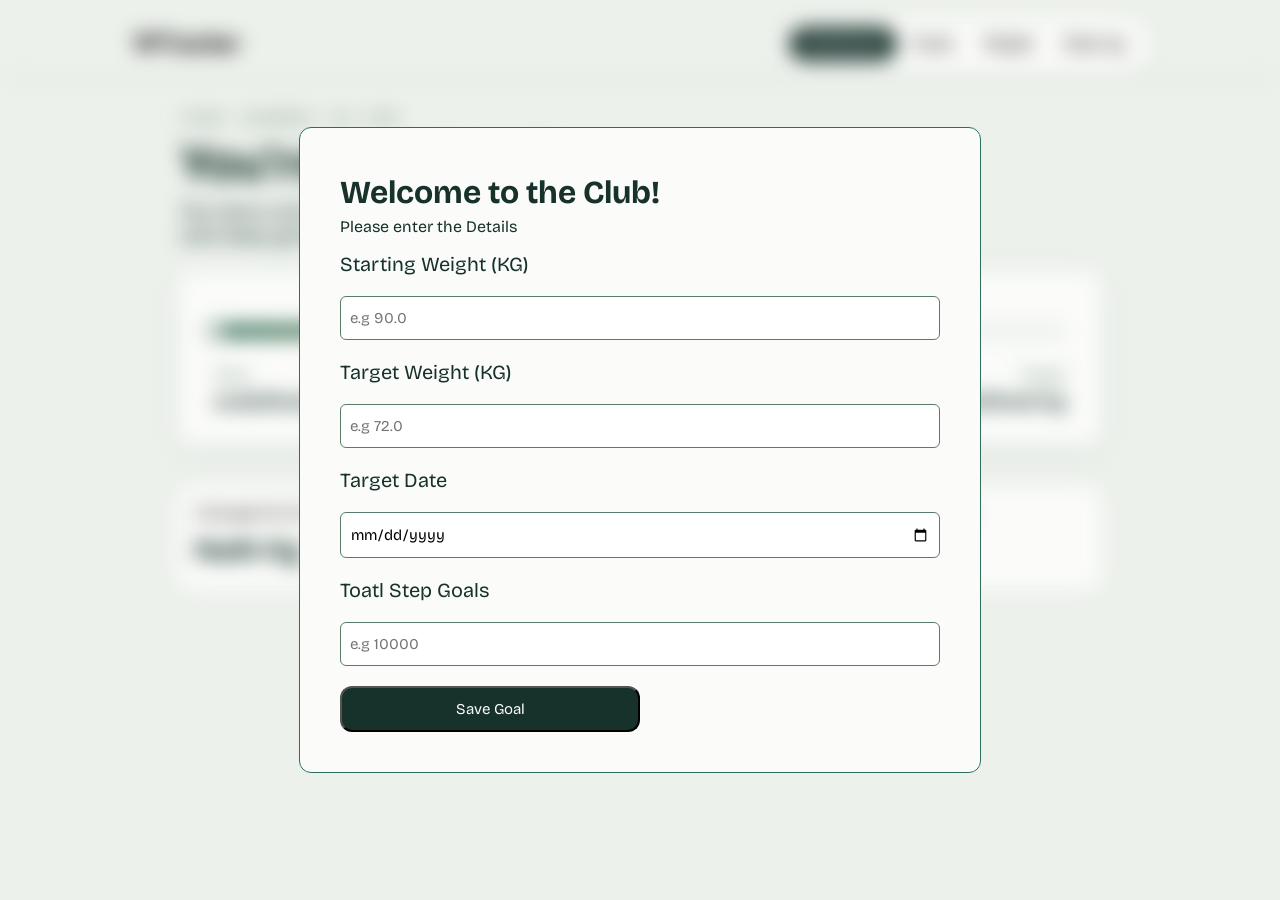
<file: index.html>
<!DOCTYPE html>
<html lang="en">

<head>
    <meta charset="UTF-8">
    <meta name="viewport" content="width=device-width, initial-scale=1.0">
    <title>WTracker</title>
    <link rel="stylesheet" href="style.css">
    <link rel="preconnect" href="https://fonts.googleapis.com">
    <link rel="preconnect" href="https://fonts.gstatic.com" crossorigin>
    <link href="https://fonts.googleapis.com/css2?family=Figtree:ital,wght@0,300..900;1,300..900&display=swap"
        rel="stylesheet">
    <link rel="preconnect" href="https://fonts.googleapis.com">
    <link rel="preconnect" href="https://fonts.gstatic.com" crossorigin>
    <link
        href="https://fonts.googleapis.com/css2?family=Bricolage+Grotesque:opsz,wght@12..96,200..800&family=Figtree:ital,wght@0,300..900;1,300..900&display=swap"
        rel="stylesheet">

</head>

<body>
    <div class="header">
        <h2>WTracker</h2>
        <div class="nav-btn-div">
            <a href="index.html">
                <button class="active">Dashboard</button>
            </a>
            <a href="goals.html">
                <button>Goals</button>
            </a>
            <a href="weight.html">
                <button>Weight</button>
            </a>
            <a href="daily_log.html">
                <button>Daily log</button>
            </a>
        </div>
    </div>

    <div class="user-form-container">
        <h1>Welcome to the Club!</h1>
        <p>Please enter the Details</p>
                <form>
                    <label>Starting Weight (KG)</label>
                    <input type="text" id="entry-start-weight" placeholder="e.g 90.0">
                    <label>Target Weight (KG)</label>
                    <input type="text" id="entry-target-weight" placeholder="e.g 72.0">
                    <label>Target Date</label>
                    <input type="date" id="entry-target-date" placeholder="07/07/2026">
                    <label>Toatl Step Goals</label>
                    <input type="text" id="entry-taget-step" placeholder="e.g 10000">
                    <button id="entry-save-btn">Save Goal</button>
                </form>
            </div>

    <main class="main-content">
        <div class="dash-header">
            <p class="dash-p">YOUR JOURNEY SO FAR</p>
            <h1 class="dash-h1">You're 40% of the way there</h1>
            <p class="dash-sub">You have come a long way Mate!!! <br> Lets keep going.</p>
        </div>

        <div class="card">

            <div class="track">

                <div class="fill" id="fill"></div>


                <span class="tick" style="left: 25%;"></span>
                <span class="tick" style="left: 50%;"></span>
                <span class="tick" style="left: 75%;"></span>
                <div class="start-dot"></div>

                <span class="pin">
                    <span class="pin-text" id="pin-text">72.8KG</span>
                    <span class="pin-dot"></span>
                </span>


            </div>

            <div class="card-data">
                <span> Start <b id="weight-start">90 KG</b></span>
                <span style="text-align: center;"> You are here <b id="weight-now">86 KG</b></span>
                <span style="text-align: right;"> Target <b id="weight-target">72.8 KG</b></span>

            </div>
        </div>

        <div class="dash-footer">
            <div class="footer-containter">
                <span>Changed So far</span>
                <span > <b id="changed-sofar">-4.0 Kg</b></span>
            </div>

            <div class="footer-containter">
                <span>Left for Goal</span>
                <span > <b id="leftkg">9.0 Kg</b></span>
            </div>

            <div class="footer-containter">
                <span>Total Days Logged</span>
                <span > <b id="streak">1</b></span>
            </div>
        </div>

    </main>

    <script src="script.js"></script>


</body>

</html>
</file>
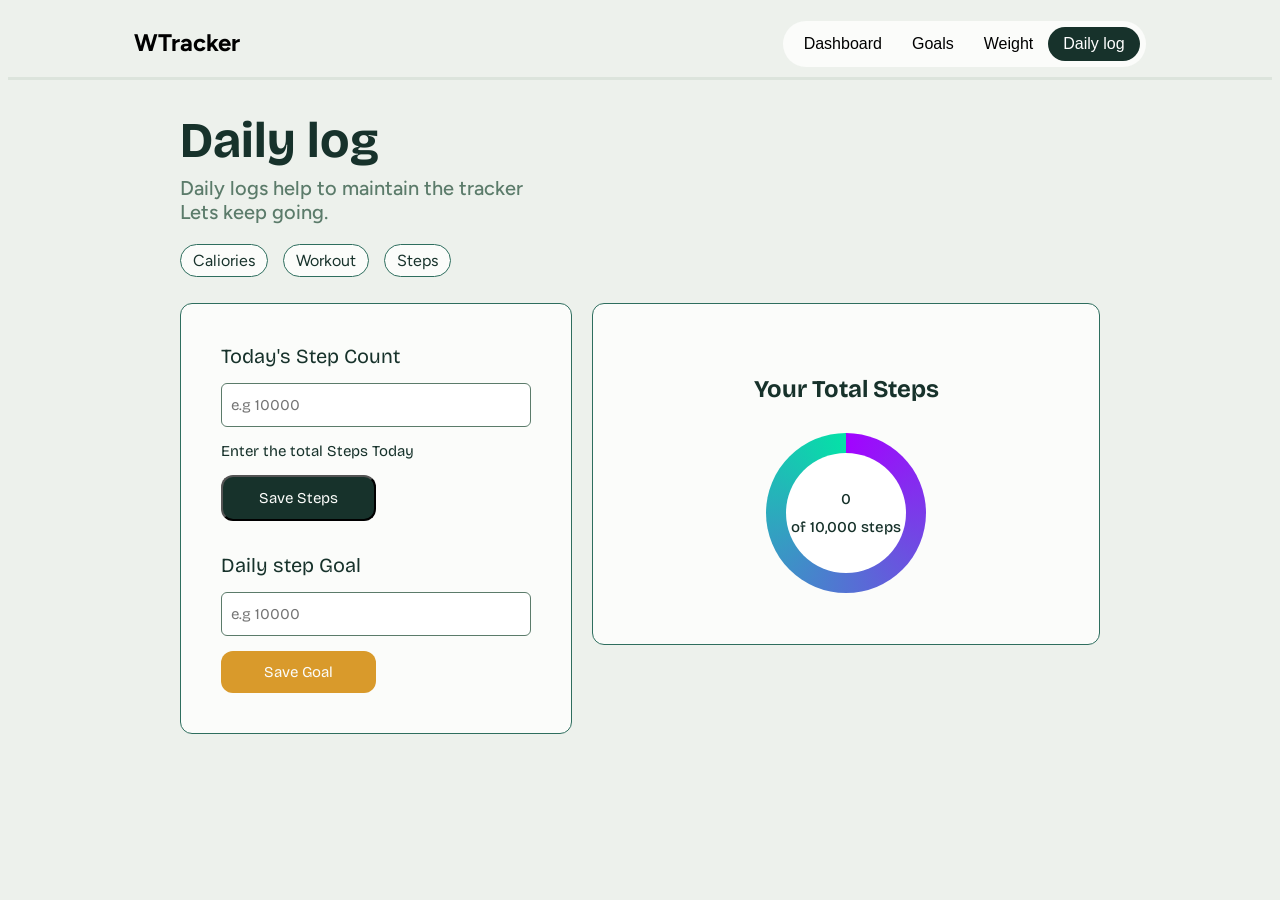
<file: daily_log.html>
<!DOCTYPE html>
<html lang="en">

<head>
    <meta charset="UTF-8">
    <meta name="viewport" content="width=device-width, initial-scale=1.0">
    <title>WTracker</title>
    <link rel="stylesheet" href="style.css">
    <link rel="preconnect" href="https://fonts.googleapis.com">
    <link rel="preconnect" href="https://fonts.gstatic.com" crossorigin>
    <link href="https://fonts.googleapis.com/css2?family=Figtree:ital,wght@0,300..900;1,300..900&display=swap"
        rel="stylesheet">
    <link rel="preconnect" href="https://fonts.googleapis.com">
    <link rel="preconnect" href="https://fonts.gstatic.com" crossorigin>
    <link
        href="https://fonts.googleapis.com/css2?family=Bricolage+Grotesque:opsz,wght@12..96,200..800&family=Figtree:ital,wght@0,300..900;1,300..900&display=swap"
        rel="stylesheet">

</head>

<body>
    <div class="header">
        <h2>WTracker</h2>
        <div class="nav-btn-div">
            <a href="index.html">
                <button>Dashboard</button>
            </a>
            <a href="goals.html">
                <button>Goals</button>
            </a>
            <a href="weight.html">
                <button>Weight</button>
            </a>
            <a href="daily_log.html">
                <button class="active">Daily log</button>
            </a>
        </div>
    </div>

    <main class="main-content">
        <div class="dash-header">
            <h1 class="dash-h1">Daily log</h1>
            <p class="weight-sub">Daily logs help to maintain the tracker <br> Lets keep going.</p>
        </div>

        <div class="daily-log-nav">
            <a href="">Caliories</a>
            <a href="">Workout</a>
            <a href="">Steps</a>
        </div>

        <div class="steps-content">

            <div class="form-container">
                <form class="step-form">
                    <div class="today-step">

                        <label>Today's Step Count</label>
                        <input type="text" id="steps-entry" placeholder="e.g 10000">
                        <span>Enter the total Steps Today</span>
                        <button id="save-steps-btn">Save Steps</button>
                    </div>

                    <div class="goal-step">
                        <label>Daily step Goal</label>
                        <input type="text" id="steps-entry" placeholder="e.g 10000">
                        <button>Save Goal</button>
                    </div>

                </form>
            </div>

            <div class="steps-display">
                <h2>Your Total Steps</h2>
                
                <div class="progress-ring">
                    <span id="step-count">0</span>
                    <span>of 10,000 steps</span>
                </div>
            </div>
        </div>
    </main>
    <script src="script.js"></script>

</body>

</html>
</file>
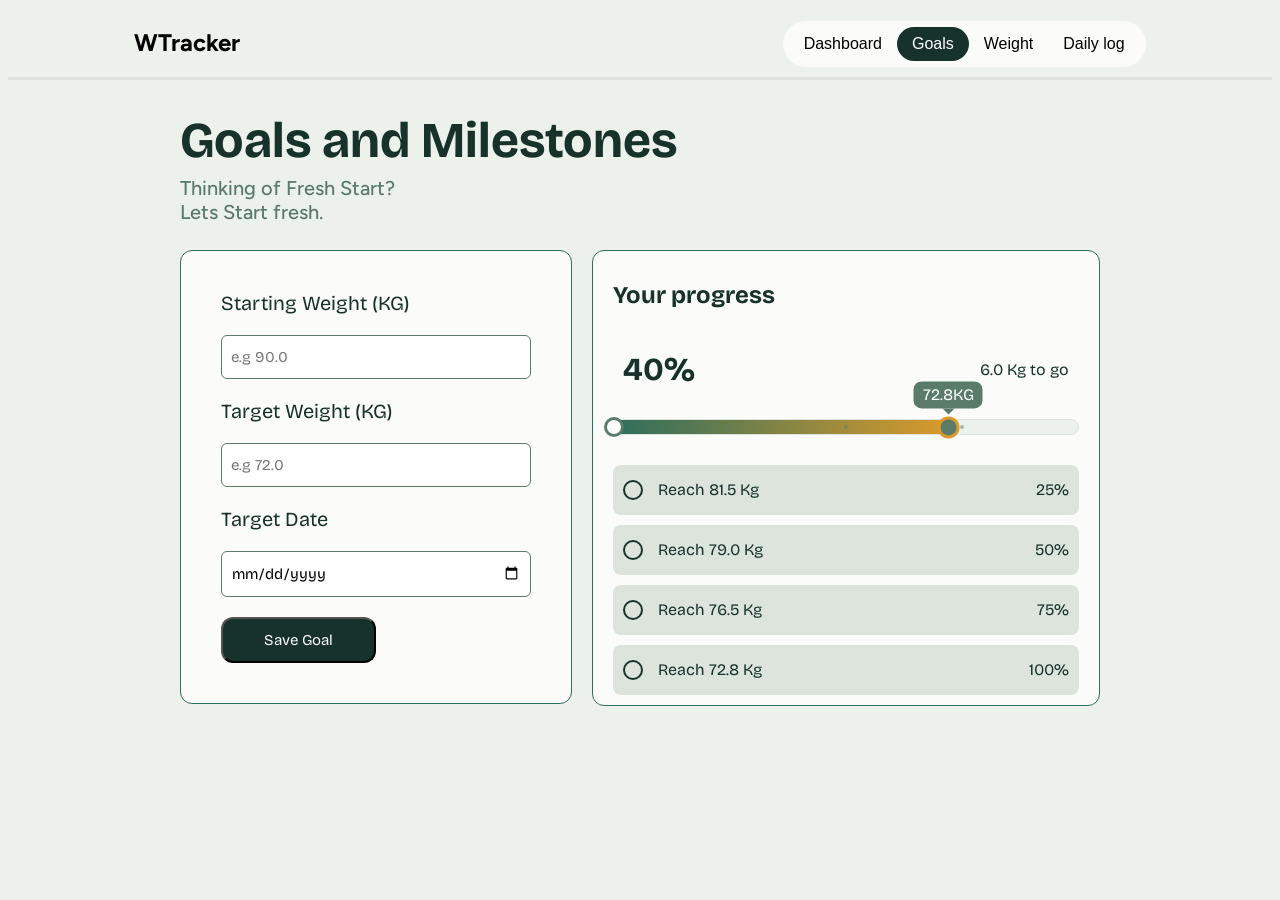
<file: goals.html>
<!DOCTYPE html>
<html lang="en">

<head>
    <meta charset="UTF-8">
    <meta name="viewport" content="width=device-width, initial-scale=1.0">
    <title>WTracker</title>
    <link rel="stylesheet" href="style.css">
    <link rel="preconnect" href="https://fonts.googleapis.com">
    <link rel="preconnect" href="https://fonts.gstatic.com" crossorigin>
    <link href="https://fonts.googleapis.com/css2?family=Figtree:ital,wght@0,300..900;1,300..900&display=swap"
        rel="stylesheet">
    <link rel="preconnect" href="https://fonts.googleapis.com">
    <link rel="preconnect" href="https://fonts.gstatic.com" crossorigin>
    <link
        href="https://fonts.googleapis.com/css2?family=Bricolage+Grotesque:opsz,wght@12..96,200..800&family=Figtree:ital,wght@0,300..900;1,300..900&display=swap"
        rel="stylesheet">

</head>

<body>
    <div class="header">
        <h2>WTracker</h2>
        <div class="nav-btn-div">
            <a href="index.html">
                <button>Dashboard</button>
            </a>
            <a href="goals.html">
                <button class="active">Goals</button>
            </a>
            <a href="weight.html">
                <button>Weight</button>
            </a>
            <a href="daily_log.html">
                <button>Daily log</button>
            </a>
        </div>
    </div>

    <main class="main-content">
        <div class="dash-header">
            <h1 class="dash-h1">Goals and Milestones</h1>
            <p class="weight-sub">Thinking of Fresh Start? <br> Lets Start fresh.</p>
        </div>

        <div class="goal-content">

            <div class="form-container">
                <form>
                    <label>Starting Weight (KG)</label>
                    <input type="text" id="goalPage-start-weight" placeholder="e.g 90.0">
                    <label>Target Weight (KG)</label>
                    <input type="text" id="goalPage-target-weight" placeholder="e.g 72.0">
                    <label>Target Date</label>
                    <input type="date" id="target-date" placeholder="07/07/2026">
                    <button id="goalPage-goal-save-btn">Save Goal</button>
                </form>
            </div>

            <div class="goal-display">
                <h2>Your progress</h2>
                <div class="progress-container">
                    <div class="progress-container-header">
                        <h1>40%</h1>
                        <span>6.0 Kg to go</span>
                    </div>

                    <div class="progress-track">

                        <div class="fill" id="fill"></div>


                        <span class="tick" style="left: 25%;"></span>
                        <span class="tick" style="left: 50%;"></span>
                        <span class="tick" style="left: 75%;"></span>
                        <div class="start-dot"></div>

                        <span class="pin">
                            <span class="pin-text" id="pin-text">72.8KG</span>
                            <span class="pin-dot"></span>
                        </span>


                    </div>

                </div>
                <div class="progress-content">
                    <div class="progress-list">
                        <div class="circle"></div>
                        <span>Reach 81.5 Kg</span>
                        <span>25%</span>
                    </div>
                    <div class="progress-list">
                        <div class="circle"></div>
                        <span>Reach 79.0 Kg</span>
                        <span>50%</span>
                    </div>
                    <div class="progress-list">
                        <div class="circle"></div>
                        <span>Reach 76.5 Kg</span>
                        <span>75%</span>
                    </div>
                    <div class="progress-list">
                        <div class="circle"></div>
                        <span>Reach 72.8 Kg</span>
                        <span>100%</span>
                    </div>

                </div>
            </div>
        </div>
    </main>
    <script src="script.js"></script>

</body>

</html>
</file>
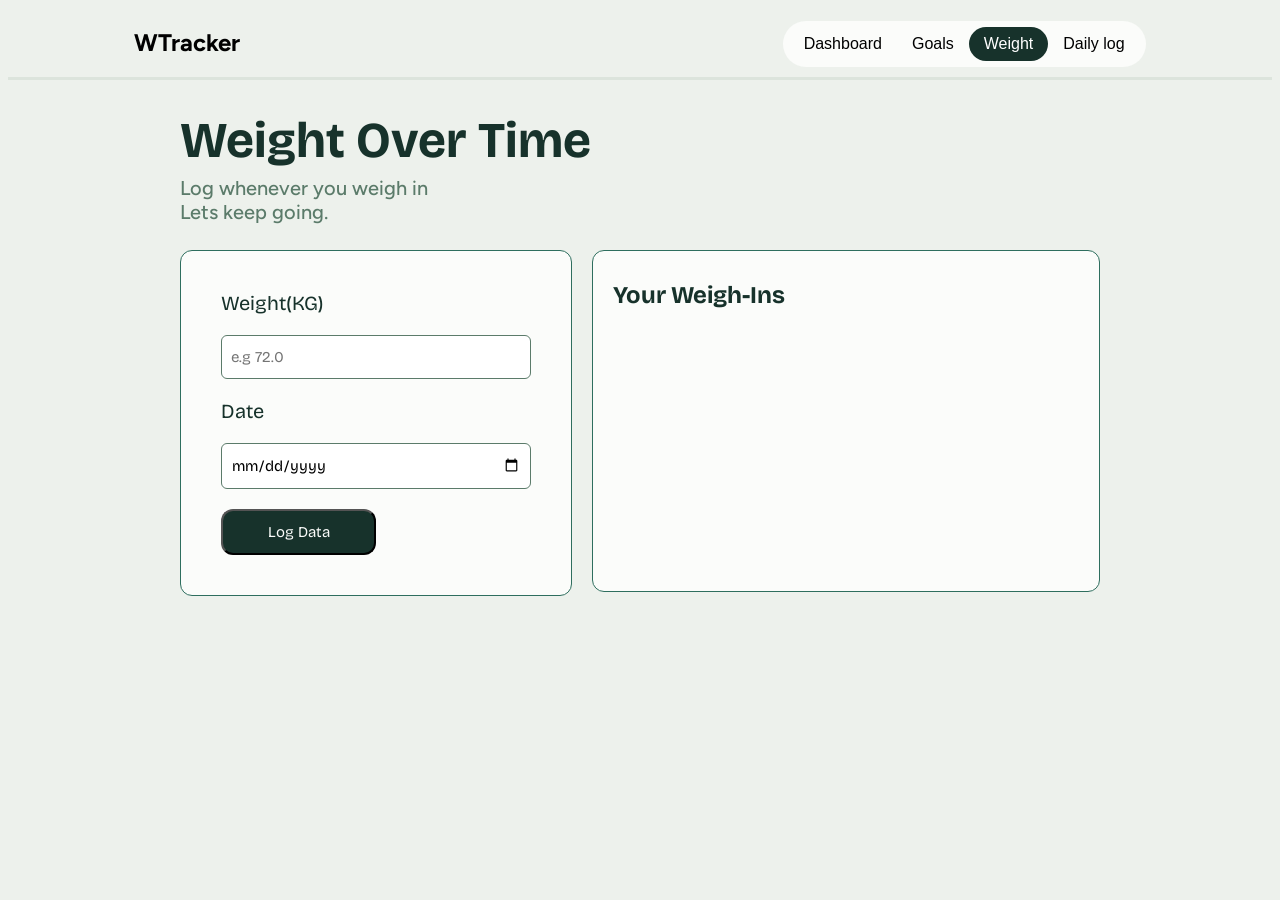
<file: weight.html>
<!DOCTYPE html>
<html lang="en">
<head>
    <meta charset="UTF-8">
    <meta name="viewport" content="width=device-width, initial-scale=1.0">
    <title>WTracker</title>
    <link rel="stylesheet" href="style.css">
    <link rel="preconnect" href="https://fonts.googleapis.com">
    <link rel="preconnect" href="https://fonts.gstatic.com" crossorigin>
    <link href="https://fonts.googleapis.com/css2?family=Figtree:ital,wght@0,300..900;1,300..900&display=swap"
        rel="stylesheet">
    <link rel="preconnect" href="https://fonts.googleapis.com">
    <link rel="preconnect" href="https://fonts.gstatic.com" crossorigin>
    <link
        href="https://fonts.googleapis.com/css2?family=Bricolage+Grotesque:opsz,wght@12..96,200..800&family=Figtree:ital,wght@0,300..900;1,300..900&display=swap"
        rel="stylesheet">

</head>
<body>

    <div class="header">
        <h2>WTracker</h2>
        <div class="nav-btn-div">
            <a href="index.html">
                <button>Dashboard</button>
            </a>
            <a href="goals.html">
                <button>Goals</button>
            </a>
            <a href="weight.html">
                <button class="active">Weight</button>
            </a>
            <a href="daily_log.html">
                <button>Daily log</button>
            </a>
        </div>
    </div>

    <main class="main-content">
        <div class="dash-header">
            <h1 class="dash-h1">Weight Over Time</h1>
            <p class="weight-sub">Log whenever you weigh in <br> Lets keep going.</p>
        </div>

        <div class="weight-content">

            <div class="form-container">
                <form >
                    <label >Weight(KG)</label>
                    <input type="text" id="weight-entry" placeholder="e.g 72.0">
                    <label>Date</label>
                    <input type="date" id="date" placeholder="07/07/2026">
                    <button id="log-data-btn">Log Data</button>
                </form>
            </div>

            <div class="weight-display">
                <h2>Your Weigh-Ins</h2>
                <div>
                    <ul class="weight-list">
                        <!-- <li class="weight-li">
                            <span>⬤</span>
                            <span class="weight-text">July 07</span>
                            <span class="weight-less"> &#9660; 0.6</span>
                            <span>78.9 kg</span>
                        </li>

                        <li class="weight-li">
                            <span>⬤</span>
                            <span class="weight-text">July 07</span>
                            <span class="weight-less"> &#9660; 0.6</span>
                            <span>78.9 kg</span>
                        </li> -->
                        
                        
                       
                    </ul>
                </div>
            </div>
        </div>
    </main>
    <script src="script.js"></script>
    
</body>
</html>
</file>
<file: style.css>
body {
    background-color: #EDF1EC;
    font-family: "Figtree", sans-serif;
}



.header {
    display: flex;
    align-items: end;
    gap: 20px;
    justify-content: space-between;
    padding: 0px 10%;
    padding-bottom: 10px;
    /* padding-top: 30px; */
    border-bottom: 3px solid #DCE4DC;
    margin-bottom: 30px;
}

.header h2 {
    margin-bottom: 10px;
}

.nav-btn-div {
    display: flex;
    /* gap: 10px; */
    background-color: #FBFCFA;
    border-radius: 9999px;
    padding: 6px;
    margin-top: 10px;
}

.nav-btn-div button {
    padding: 8px 15px;
    background: transparent;
    flex: 1;
    white-space: nowrap;
    border: none;
    border-radius: 9999px;
    font-size: 16px;
    font-weight: 500;
}

button.active {
    background-color: #17322B;
    color: #ffffff;

}
.blur {
    filter: blur(10px);
    pointer-events: none;
}

.user-form-container{
    background-color: #FBFCFA;
    padding: 40px;
    /* flex: 2;* */
    font-family: "Bricolage Grotesque", sans-serif;
    border-radius: 12px;
    color: #17322B;
    border: 1px solid #2E6E5E;
    width: 600px;
    position: fixed;
    top: 50%;
    left: 50%;
    transform: translate(-50% , -50%);
    z-index: 10000;
    display: none;

}

.user-form-container h1{
    margin-bottom: 0px;
    margin-top: 5px;
}

.user-form-container p{
    margin-top: 5px;
}

.user-form-container form{
    display: flex;
    flex-direction: column;
    gap: 20px;
    font-size: 20px;
}



.main-content {
    max-width: 920px;
    margin: 0 auto;
    padding: 0 22px;

}

.dash-p {
    font-family: monospace;
    font-size: 15px;
    letter-spacing: .16rem;
    color: #5B7B6A;
    margin: 0px;
}

.dash-h1 {
    color: #17322B;
    margin: 5px 0px;
    font-size: 50px;
    font-family: "Bricolage Grotesque", sans-serif;
}

.dash-sub {
    font-size: 20px;
    font-weight: 500;
    color: #17322B;
    margin: 0px;

}
.weight-sub{
    font-size: 20px;
    font-weight: 500;
    color: #5B7B6A;
    margin: 0px;


}

.card {
    background-color: #FBFCFA;
    border-radius: 12px;
    padding: 50px 34px;
    padding-bottom: 30px;
    margin-top: 26px;
    box-shadow: 0 8px 30px rgba(23, 50, 43, .06)
}

.track {
    position: relative;
    height: 14px;
    background-color: #EDF1EC;
    border: 1px solid #DCE4DC;
    border-radius: 99px;
}

.fill {
    position: absolute;
    left: 0;
    top: 0;
    height: 100%;
    width: 72%;
    background: linear-gradient(to right, #2E6E5E, #D99A2B);
    border-radius: 99px;
}

.tick {
    position: absolute;
    height: 4px;
    width: 4px;
    background: #5B7B6A;
    border-radius: 50%;
    top: 50%;
    transform: translate(-50%, -50%);
    /* bottom: 50%; */
    opacity: 0.5;
}

.start-dot {
    position: absolute;
    height: 14px;
    width: 14px;
    top: 50%;
    transform: translateY(-50%);
    background: white;
    border: 3px solid #5B7B6A;
    border-radius: 99px;
    left:-10px;
}

.pin{
    position: absolute;
    top: 50%;
    left: 72%;
    transform: translate(-50% , -80%);
     display: flex;
    flex-direction: column;
    align-items: center;
}
.pin-dot{
    /* position: absolute; */
    left: 52%;
    background: #5B7B6A;
    display: block;
    height: 16px;
    width: 16px;
    border-radius: 50%;
    border: 3px solid #D99A2B;
    /* top: 50%; */
    /* transform: translate(-50% , -50%); */
}
.pin-text {
    position: relative;
    margin-bottom: 8px;
    white-space: nowrap;
    background-color: #5B7B6A;
    color: white;
    padding: 4px 9px;
    font-family: "Bricolage Grotesque", sans-serif;
    border-radius: 8px;
}

.pin-text::after {
    content: "";
    position: absolute;
    left: 50%;
    bottom:-6px;
    transform: translateX(-50%);

    width: 0;
    height: 0;

    border-left: 6px solid transparent;
    border-right: 6px solid transparent;
    border-top: 6px solid #5B7B6A;
}
.card-data{

    display: flex;
    flex-direction: row;
    /* margin-top: 20px; */
    /* padding: 26px 4px ; */
    padding-top: 26px;
    justify-content: space-between;
    font-family: "Bricolage Grotesque", sans-serif;
    color: #5B7B6A;    
}

.card-data b{
    color: #17322B;
    font-size: 20px;
    display: block;
    padding-top: 5px;
}

.dash-footer{
    display: flex;
    justify-content: space-between;
    margin-top: 45px;
}

.footer-containter{
    background-color: #FBFCFA;
    height: 80px;
    width: 250px;
    padding: 15px;
    padding-bottom: 5px;
    font-family: "Bricolage Grotesque", sans-serif;
    border-radius: 12px;
}

.footer-containter b{
    color: #17322B;
    font-family: "Bricolage Grotesque", sans-serif;
    font-size: 30px;
    display: block;
    padding-top: 10px;

}

.weight-content{
    display: flex;
    margin-top: 26px;
    align-items: flex-start;
    gap: 20px;
}

.form-container{
    background-color: #FBFCFA;
    padding: 40px;
    flex: 2;
    font-family: "Bricolage Grotesque", sans-serif;
    border-radius: 12px;
    color: #17322B;
    border: 1px solid #2E6E5E;
}

.form-container form{
    display: flex;
    flex-direction: column;
    gap: 20px;
    font-size: 20px;
}

form input{
    padding: 12px 9px;
    border-radius: 6px;
    border: 1px solid #5B7B6A;
    font-family: inherit;
    font-size: 15px;
}

form button{
    padding: 12px 9px;
    background-color: #17322B;
    color: #FBFCFA;
    font-family: inherit;
    font-size: 15px;
    border-radius: 12px;
    width: 50%;
}

.weight-display{
    flex: 3;
    background-color: #FBFCFA;
    padding:  10px 20px;
    border: 1px solid #2E6E5E;
    border-radius: 12px;
    min-height: 320px;
    height: auto;
    color: #17322B;
    font-family: "Bricolage Grotesque", sans-serif;
    
}

.weight-list{
    display: flex;
    flex-direction: column;
    gap: 10px;
    padding-left: 20px;
}

.weight-li{
    display: flex;
    border-bottom:  1px solid #5B7B6A;
    margin-bottom: 10px;
    padding-bottom: 5px;
    gap: 15px;
    font-weight: 600;

}

.weight-li span:last-child {
    margin-left: auto; 
    padding-right: 5px;
}

.weight-li span:nth-child(3) {
    margin-left: 30px
}

.weight-less{
    background-color: #F4E4C4;
    color: #A6741C;
    padding: 4px 10px;
    border-radius: 99px;
}  
.span-circle{
    color: #17322B;
}  

.weight-text{
    color: #5B7B6A;

}

.goal-content{
    display: flex;
    margin-top: 26px;
    align-items: flex-start;
    gap: 20px;
}

.goal-display{
    flex: 3;
    background-color: #FBFCFA;
    padding:  10px 20px;
    border: 1px solid #2E6E5E;
    border-radius: 12px;
    min-height: 320px;
    height: auto;
    color: #17322B;
    font-family: "Bricolage Grotesque", sans-serif;
}

.progress-content{
    display: flex;
    flex-direction: column;
    gap: 10px;
}

.progress-list{
    background-color: #DCE4DC;
    padding: 15px 10px;
    border-radius: 8px;
    display: flex;
    gap: 15px;
}

.progress-list span:last-child{
    margin-left: auto;
    padding-left: 10px;
}

.circle{
    width: 16px;
    height: 16px;
    border: 2px solid #17322B;
    border-radius: 99px;
    display: flex;
    justify-content: centers;
    align-items: center;
}

.progress-container-header{
    display: flex;
    align-items: center;
    justify-content: space-between;
    padding: 0 10px;
}

.progress-track{

    position: relative;
    height: 14px;
    background-color: #EDF1EC;
    border: 1px solid #DCE4DC;
    border-radius: 99px;
    margin-bottom: 30px;
    margin-top: 8px;

}

.daily-log-nav{
    margin-top: 20px;
    display: flex;
    width: fit-content;
    gap: 15px;
}

.daily-log-nav a{
    flex: 1;
    padding: 6px 12px;
    background-color: #FBFCFA;
    border-radius: 99px;
    text-decoration: none;
    color: #17322B;
    border: 1px solid #2E6E5E;
}

.steps-content{
    display: flex;
    margin-top: 26px;
    align-items: flex-start;
    gap: 20px;

}

.today-step{
    display: flex;
    flex-direction: column;
    gap: 15px;
    margin-bottom: 12px;
}

.today-step span{
    font-size: 15px;
}

.goal-step{
    display: flex;
    flex-direction: column;
    gap: 15px;
}

.goal-step button{
    padding: 12px 9px;
    background-color: #D99A2B;
    color: #FBFCFA;
    font-family: inherit;
    font-size: 15px;
    border-radius: 12px;
    width: 50%;
    border: none;
}


.progress-ring{
    position: relative;
    height: 160px;
    width: 160px;
    background-color: #17322B;
    border-radius: 50%;
    background: conic-gradient(#a203ff 0%,
        #04e2a7 100%,
        #EDF1EC 0,
        #EDF1EC 0);
    display: flex;
    justify-content: center;
    flex-direction: column;
    gap: 10px;
    align-items: center;
}

.progress-ring::before{
    position: absolute;
    content: "";
    height: 120px;
    width: 120px;
    border-radius: 50%;
    background: white;
}

.progress-ring span{
    position: relative;
    z-index: 1;
    font-weight: 500;
    font-size: 15px;
}

.steps-display{
    flex: 3;
    background-color: #FBFCFA;
    padding:  10px 20px;
    border: 1px solid #2E6E5E;
    border-radius: 12px;
    min-height: 320px;
    height: auto;
    color: #17322B;
    font-family: "Bricolage Grotesque", sans-serif;
    display: flex;
    flex-direction: column;
    justify-content: center;
    align-items: center;
    gap: 10px;
}

@media (max-width: 500px){

    .header{
        display: flex;
        flex-direction: column;
        align-items: center;
        justify-content: center;
        gap: 10px;
        /* padding: 15px 5%; */
    }

    .header h2{
        margin-top: 10px;
    }

    .nav-btn-div{
        margin-top: 0px;
    }

    .footer-containter{
    background-color: #FBFCFA;
    height: 85px;
    width: 250px;
    padding: 10px;
    /* padding-bottom: 5px; */
    font-family: "Bricolage Grotesque", sans-serif;
    border-radius: 12px;
    border: 1px solid #2E6E5E;
    display: flex;
    flex-direction: column;
    justify-content: start;
    align-items: start;
}

.dash-footer{
    display: flex;
    justify-content: space-between;
    margin-top: 45px;
    flex-direction: column;
    align-items: center;
    gap: 15px;
}

.dash-h1 {
    color: #17322B;
    margin: 5px 0px;
    font-size: 40px;
    font-family: "Bricolage Grotesque", sans-serif;
}

.goal-content{
    display: flex;
    margin-top: 26px;
    align-items: flex-start;
    flex-direction: column;
    gap: 20px;
}

.form-container{
    background-color: #FBFCFA;
    padding: 40px;
    /* flex: 2; */
    width : 80%;
    font-family: "Bricolage Grotesque", sans-serif;
    border-radius: 12px;
    color: #17322B;
    border: 1px solid #2E6E5E;
}

.goal-display{
    /* flex: 3; */
    background-color: #FBFCFA;
    padding:  10px 20px;
    border: 1px solid #2E6E5E;
    border-radius: 12px;
    min-height: 320px;
    width: 90%;
    height: auto;
    color: #17322B;
    font-family: "Bricolage Grotesque", sans-serif;
    margin-bottom: 20px;
}

.weight-content{
    display: flex;
    margin-top: 26px;
    align-items: flex-start;
    flex-direction: column;
    gap: 20px;
}

.weight-display{
    flex: 3;
    background-color: #FBFCFA;
    padding:  10px 20px;
    border: 1px solid #2E6E5E;
    border-radius: 12px;
    min-height: 250px;
    height: auto;
    color: #17322B;
    width: 90%;
    font-family: "Bricolage Grotesque", sans-serif;
    
}

.steps-content{
    display: flex;
    margin-top: 26px;
    align-items: flex-start;
    flex-direction: column;
    gap: 20px;

}

.steps-display{
    /* flex: 3; */
    background-color: #FBFCFA;
    padding:  5px 10px;
    border: 1px solid #2E6E5E;
    border-radius: 12px;
    min-height: 320px;
    height: auto;
    color: #17322B;
    font-family: "Bricolage Grotesque", sans-serif;
    display: flex;
    flex-direction: column;
    justify-content: center;
    align-items: center;
    gap: 10px;
    width: 95%;
}

.user-form-container{
    background-color: #FBFCFA;
    padding: 20px;
    /* flex: 2;* */
    font-family: "Bricolage Grotesque", sans-serif;
    border-radius: 12px;
    color: #17322B;
    border: 1px solid #2E6E5E;
    width: 350px;
    position: fixed;
    top: 50%;
    left: 50%;
    transform: translate(-50% , -50%);
    z-index: 10000;
    display: none;

}




}
</file>
